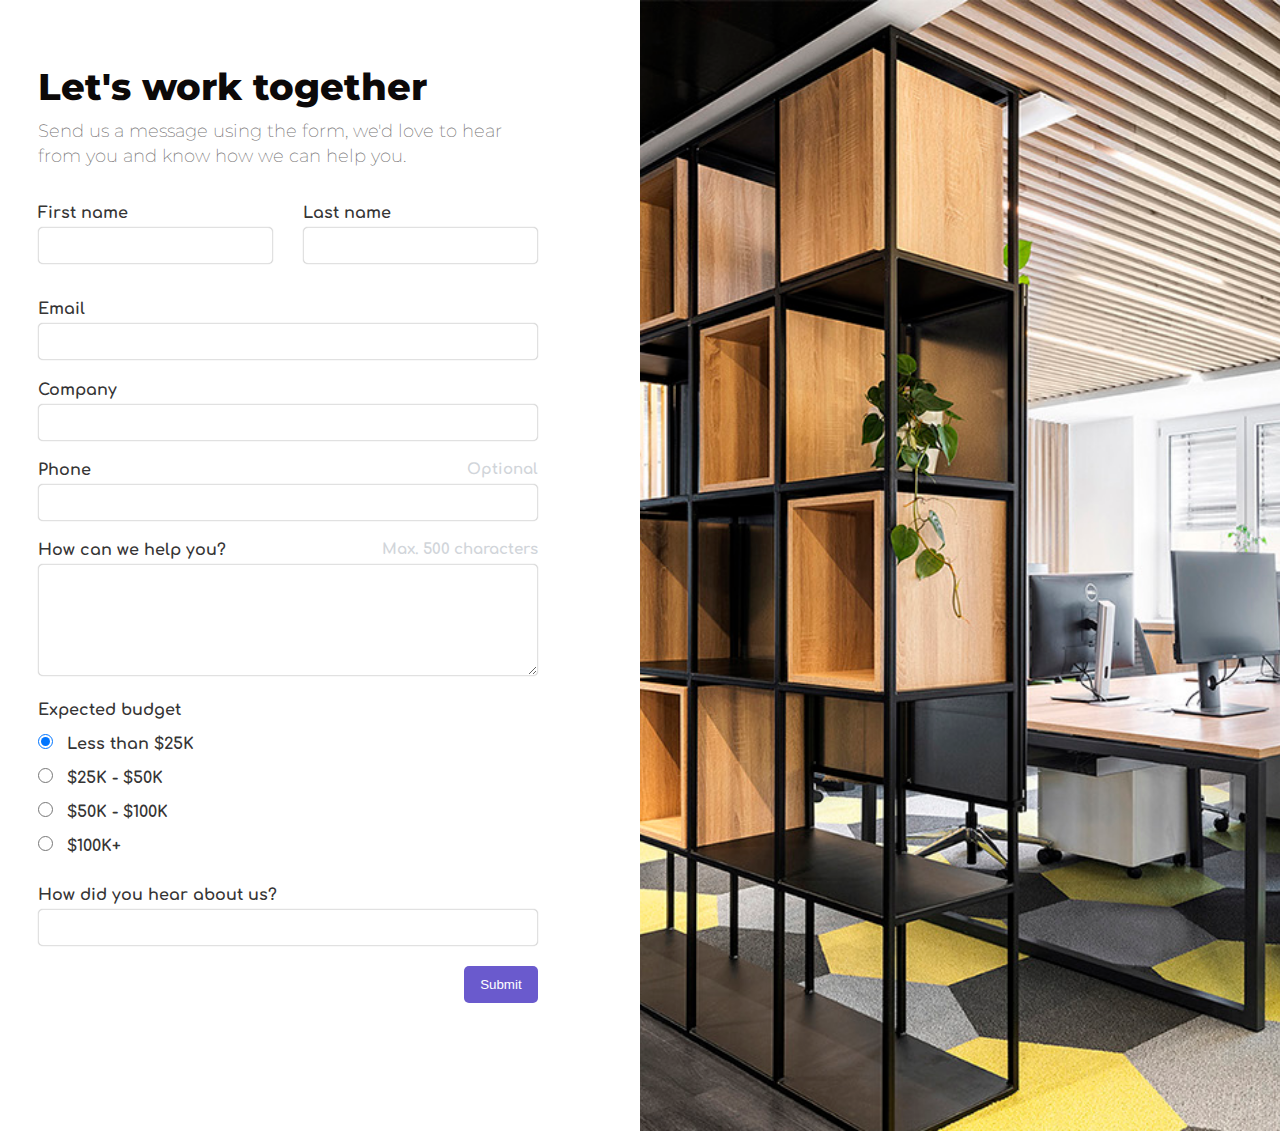
<file: index.html>
<!DOCTYPE html>
<html lang="en">

<head>
    <meta charset="UTF-8">
    <meta name="viewport" content="width=device-width, initial-scale=1.0">
    <title>Contact Solution</title>
    <link rel="icon" type="image/png" sizes="32x32" href="assets/favicon-32x32.png">
    <link rel="stylesheet" href="css/styles.css">

    <!-- Google Fonts -->
    <link
        href="https://fonts.googleapis.com/css2?family=Montserrat:wght@300;400;500;600;700;800;900&family=Comfortaa:wght@300;400;500;600;700&display=swap"
        rel="stylesheet">

</head>

<body>
    <div class=" container flex min-h-100vh position">
        <div id="error-banner" class="error-banner">
            Please fill all required fields
        </div>
        <div class="contact-form w-50 w-100">
            <h1>Let's work together</h1>
            <p>Send us a message using the form, we'd love to hear from you and know how we can help you.</p>
            <form action="/" method="get" id="sign-up">

                <div class="col-flex flex mb-0">
                    <div class="form-control pr-15 w-50 w-100">
                        <label for="firstName">First name</label>
                        <input type="text" name="firstName" id="firstName" autocomplete="false" autocapitalize="false">
                    </div>

                    <div class="form-control pl-15 w-50 w-100">
                        <label for="lastName">Last name</label>
                        <input type="text" name="lastName" id="lastName" autocomplete="false" autocapitalize="false">
                    </div>
                </div>

                <div class="form-control">
                    <label for="email">Email</label>
                    <input type="email" name="email" id="email" autocomplete="false" autocapitalize="false">
                </div>

                <div class="form-control">
                    <label for="company">Company</label>
                    <input type="text" name="companyName" id="company" autocomplete="false" autocapitalize="false">
                </div>

                <div class="form-control">
                    <label class="label-flex flex" for="phone">
                        <span>Phone</span>
                        <span class="muted">Optional</span>
                    </label>
                    <input type="text" name="phoneNumber" id="phone" autocomplete="false" autocapitalize="false">
                </div>

                <div class="form-control">
                    <label class="label-flex flex" for="message">
                        <span>How can we help you?</span>
                        <span class="muted">Max. 500 characters</span>
                    </label>
                    <textarea name="msg" id="message" rows="6" maxlength="500"></textarea>
                </div>

                <div class="budget">
                    <label>Expected budget</label>
                    <div class="form-control">
                        <input type="radio" name="budget" id="budget" value="Less than $25" default>
                        <label for="budget">Less than &dollar;25K</label>
                    </div>

                    <div class="form-control">
                        <input type="radio" name="budget" id="budget" value="$25-$50">
                        <label for="budget">&dollar;25K - &dollar;50K </label>
                    </div>

                    <div class="form-control">
                        <input type="radio" name="budget" id="budget" value="$50-$100">
                        <label for="budget">&dollar;50K - &dollar;100K</label>
                    </div>

                    <div class="form-control">
                        <input type="radio" name="budget" id="budget" value="$100+">
                        <label for="budget">&dollar;100K+</label>
                    </div>
                </div>

                <div class="form-control mt-30">
                    <label for="adv">How did you hear about us?</label>
                    <input type="text" id="referral" autocomplete="false" autocapitalize="false">
                </div>
                <div class="flex">
                    <button type="submit" class="btn ml-auto">Submit</button>
                </div>
            </form>
        </div>

        <div class="w-50 w-100">
            <img class="contact-img" src="assets/contact-us.jpg" alt="contact image">
        </div>
    </div>

    <script src="scripts/index.js"></script>
</body>

</html>
</file>
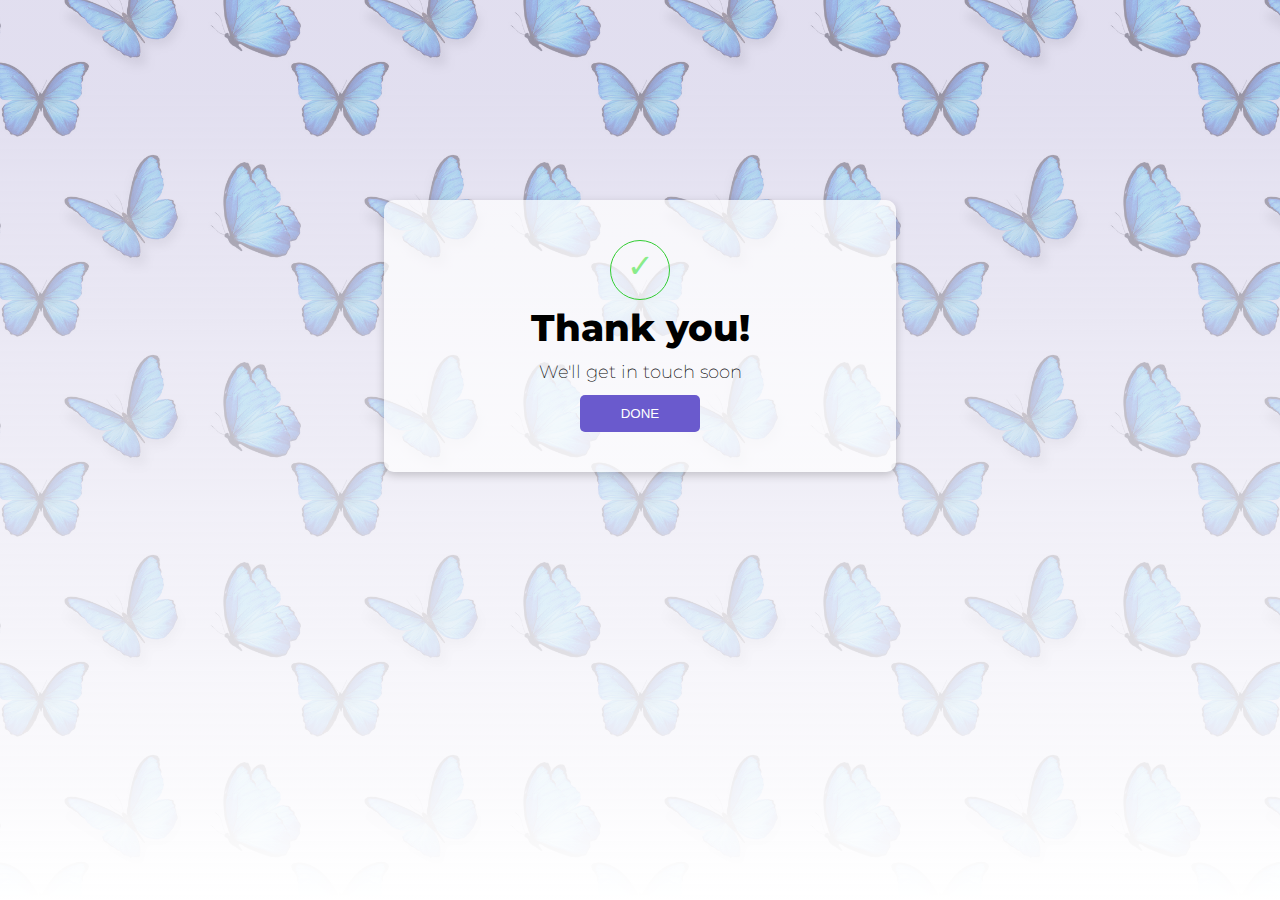
<file: success.html>
<!DOCTYPE html>
<html lang="en">

<head>
    <meta charset="UTF-8">
    <meta name="viewport" content="width=device-width, initial-scale=1.0">
    <title>Thank you</title>
    <link rel="icon" type="image/png" sizes="32x32" href="assets/favicon-32x32.png">
    <link rel="stylesheet" href="css/styles.css">

    <!-- Google Fonts -->
    <link
        href="https://fonts.googleapis.com/css2?family=Montserrat:wght@300;400;500;600;700;800;900&family=Comfortaa:wght@300;400;500;600;700&display=swap"
        rel="stylesheet">
</head>

<body class="bg">
        <div class="card center">
            <span class="checkmark">&checkmark;</span>
            <h1>Thank you!</h1>
            <P class="mt-10">We'll get in touch soon</P>
            <a href="index.html">
                <button type="submit" class="btn m-auto mt-10 btn-md">DONE</button>
            </a>
        </div>    
</body>

</html>
</file>
<file: css/styles.css>
* {
  box-sizing: border-box;
  margin: 0;
  padding: 0;
}

body {
  font-family: "Montserrat";
  font-size: 1rem;
  margin: 0;
}

a {
  text-decoration: none;
}

h1 {
  font-size: 2.3rem;
  font-weight: 800;
}

p {
  font-size: 1.1rem;
  font-weight: 200;
  line-height: 1.4;
}

/* Utilities */
.btn {
  display: block;
  background-color: slateblue;
  border: 1px solid transparent;
  border-radius: 5px;
  color: #fff;
  cursor: pointer;
  outline: none;
  padding: 10px 15px;
}

.btn:hover {
  background-color: #000000bf;
  box-shadow: 0 0 0 1px #000000bf;
  transition: 0.3s ease-in-out;
}

.btn-md {
  padding: 10px 40px;
}

.flex {
  display: flex;
}

.label-flex {
  justify-content: space-between;
}

.m-auto {
  margin: auto;
}

.min-h-100vh {
  min-height: 100vh;
}

.mb-0 {
  margin-bottom: 0;
}

.mt-10 {
  margin-top: 10px;
}

.mt-30 {
  margin-top: 30px !important;
}

.ml-auto {
  margin-left: auto;
}

.pl-15 {
  padding-left: 15px;
}

.pr-15 {
  padding-right: 15px;
}

.w-50 {
  width: 50%;
}

.error-banner {
  background-color: red;
  border-radius: 10px;
  box-shadow: 1px 5px 20px grey;
  color: #fff;
  padding: 15px 40px;
  position: fixed;
  right: -500px;
  top: 10px;
  z-index: 20;
  transition: right 0.3s ease-in;
}

.error-banner.show {
  display: block;
  cursor: pointer;
  right: 10px;
  transition: right 0.3s ease-out;
}

.position {
  position: relative;
}

/* Thank you page */
.bg {
  background: linear-gradient(
      rgba(213, 209, 233, 0.7) 0 10%,
      rgba(255, 255, 255, 1)
    ),
    url("../assets/butterflies.jpg");
  background-attachment: fixed;
  background-position: center;
  background-size: 300px;
}

.card {
  background: linear-gradient(
    rgba(255, 255, 255, 1),
    rgba(255, 255, 255, 0.7) 0 5%
  );
  border-radius: 10px;
  box-shadow: 0 3px 10px rgba(0, 0, 0, 0.2);
  margin: 200px auto;
  padding: 40px;
  width: 40%;
}

.center {
  text-align: center;
}

.checkmark {
  border: 1px solid limegreen;
  border-radius: 50%;
  display: inline-block;
  color: rgb(138, 236, 138);
  font-size: 2rem;
  margin-bottom: 5px;
  height: 60px;
  padding: 5px;
  width: 60px;
}

/* Main */
.budget {
  margin: 15px 0;
}

.budget input[type="radio"] {
  margin-right: 10px;
  height: 15px;
  width: 15px;
}

.contact-form {
  padding: 5% 8% 10% 3%;
}

.contact-form p {
  color: #737171;
  margin-bottom: 20px;
}

.contact-form h1 {
  color: #0c0909;
  margin-bottom: 10px;
}

.contact-img {
  height: 100%;
  object-fit: cover;
  width: 100%;
}

.contact-form .form-control {
  margin: 15px 0;
}

.control-error {
  border: 1px solid rgba(248, 81, 81, 0.795)!important;
}

.form-control input[type="text"],
.form-control input[type="email"],
.form-control textarea {
  border: 1px solid #e1e1e1;
  border-radius: 5px;
  box-shadow: 0 0 1px 0 rgba(0, 0, 0, 0.3);
  font-weight: 200;
  margin: 5px 0;
  padding: 10px;
  width: 100%;
}

.form-control input:focus,
textarea:focus {
  outline: none;
}

label {
  color: #363535;
  font-family: "Comfortaa";
  font-weight: bold;
}

.form-control .muted {
  color: #d1d5da;
  font-family: "Comfortaa";
  font-size: 15px;
  text-align: right;
}

/* Medium devices (tablets, less than 992px) */
@media (max-width: 991.98px) {
  /* Utilities */
  .container.flex {
    flex-direction: column-reverse;
    flex-wrap: wrap;
  }

  .col-flex {
    flex-direction: column;
  }

  .pl-15 {
    padding-left: 0;
  }

  .pr-15 {
    padding-right: 0;
  }

  .w-100 {
    width: 100%;
  }

  .card{
      width: 80%
  }

}
</file>
